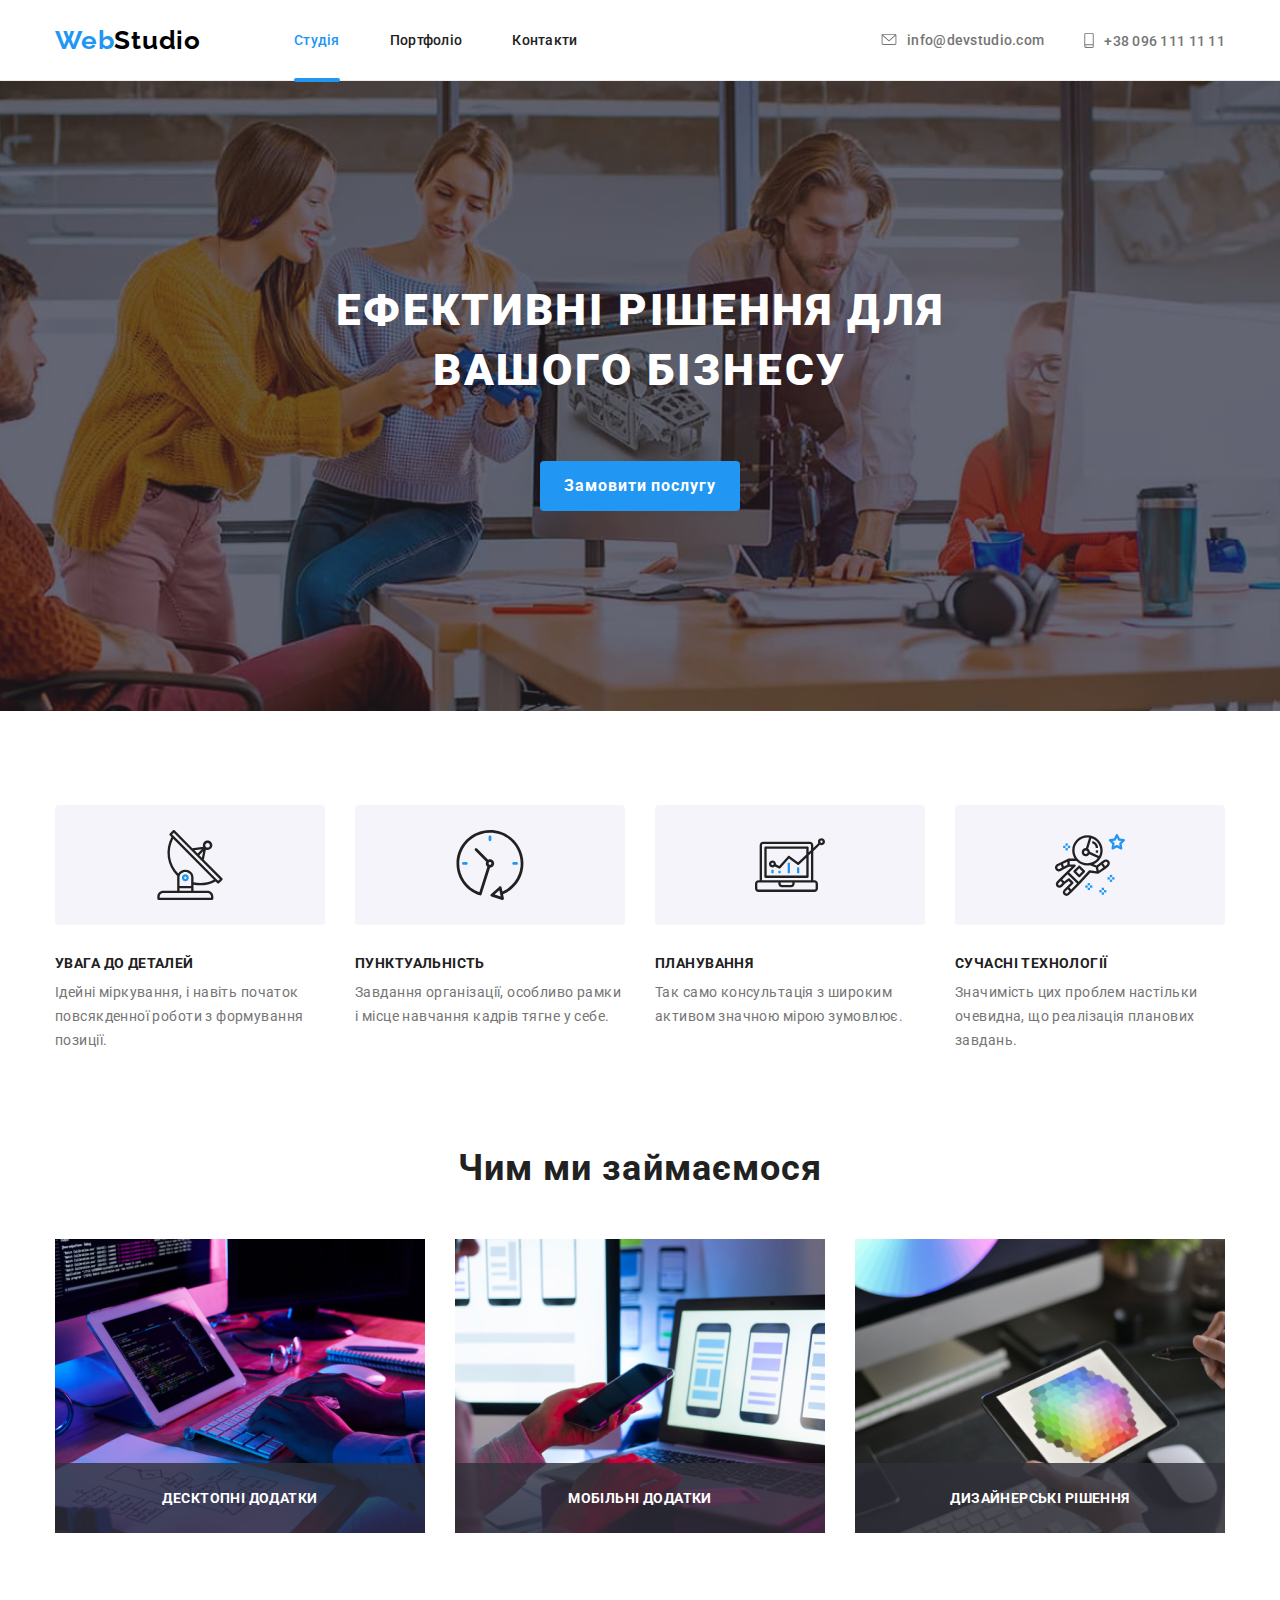
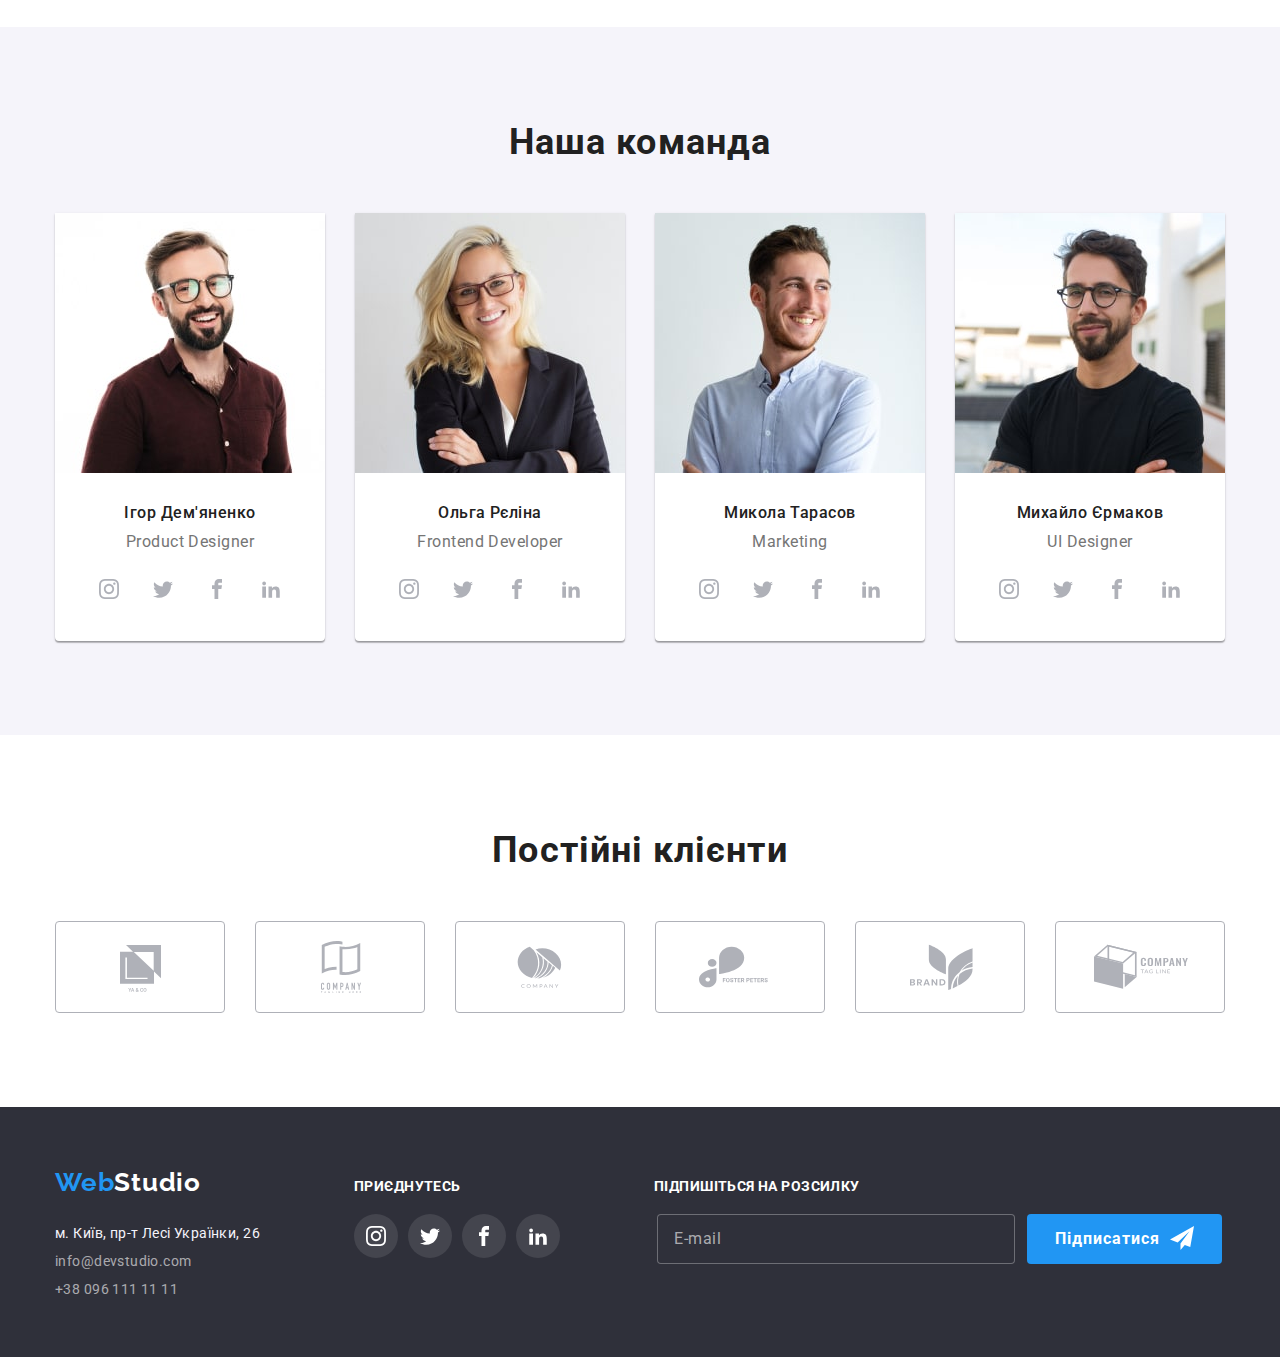
<file: index.html>
<!DOCTYPE html>
<html lang="uk">
  <head>
    <meta charset="utf-8" />
    <meta name="viewport" content="width=device-width, initial-scale=1.0" />
    <!--#region fonts -->
    <link rel="preconnect" href="https://fonts.googleapis.com" />
    <link rel="preconnect" href="https://fonts.gstatic.com" crossorigin />
    <link
      href="https://fonts.googleapis.com/css2?family=Raleway:wght@400;500;700;900&family=Roboto:wght@400;500;700;900&display=swap"
      rel="stylesheet"
    />
    <!--#endregion -->
    <!-- #region modern-normalize -->
    <link rel="stylesheet" href="css/modern-normalize.min.css" />
    <!-- #endregion -->
    <link rel="stylesheet" href="css/main.css" />
    <title>WebStudio</title>
  </head>

  <body>
    <header class="header">
      <div class="header__content container">
        <a href="index.html" class="header__logo logo"
          >Web<span class="logo__black">Studio</span>
        </a>
        <nav class="header__nav">
          <ul class="nav__list">
            <li class="nav__item"><a class="nav__link nav__link--active" href="index.html">Студія</a></li>
            <li class="nav__item"><a class="nav__link" href="portfolio.html">Портфоліо</a></li>
            <li class="nav__item"><a class="nav__link" href="">Контакти</a></li>
          </ul>
        </nav>

        <ul class="header__list contact">
          <li class="contact__item">
            <a class="contact__link contact__link--header--email" href="mailto:info@devstudio.com">
            <svg class="contact__icon" width="16" height="12">
            <use href="./images/icons.svg#icon-mail5"></use>
            </svg>info@devstudio.com</a></li>
          <li class="contact__item">
            <a class="contact__link contact__link--header" href="tel:+380961111111">
            <svg class="contact__icon contact__icon--phone" width="10" height="16">
            <use href="./images/icons.svg#icon-phone2"></use>
            </svg>+38 096 111 11 11</a></li>
        </ul>
        <button class="mobile_button" type="button" data-menu-button aria-expanded="false">
          <svg class="mobile_button-icon">
            <use class="mobile_button--close" href="./images/icons.svg#icon-burger-close"></use>
            <use class="mobile_button--open" href="./images/icons.svg#icon-burger-open"></use>
          </svg>
        </button>
      </div>
      <div class="mobile" data-menu>
        <nav class="mobile__nav">
          <ul class="mobile__nav-list">
            <li class="mobile__nav-item">
              <a href="./index.html" class="mobile__nav-link active">Студія</a>
            </li>
            <li class="mobile__nav-item">
              <a href="./portfolio.html" class="mobile__nav-link">Портфоліо</a>
            </li>
            <li class="mobile__nav-item">
              <a href="" class="mobile__nav-link">Контакти</a>
            </li>
          </ul>
        </nav>
        <ul class="mobile__contacts-list">
          <li class="mobile__contacts-item">
            <a
              class="mobile__contacts-link link mobile__contacts-link--blue"
              href="tel:+380961111111"
              >+38 096 111 11 11</a
            >
          </li>
          <li class="mobile__contacts-item">
            <a class="mobile__contacts-link" href="mailto:info@devstudio.com"
              >info@devstudio.com</a
            >
          </li>
        </ul>
        <ul class="mobile__social-list">
          <li class="mobile__social-item">
            <a class="mobile__social-link" href="">Instagram</a>
          </li>
          <li class="mobile__social-item">
            <a class="mobile__social-link" href="">Twitter</a>
          </li>
          <li class="mobile__social-item">
            <a class="mobile__social-link" href="">Facebook</a>
          </li>
          <li class="mobile__social-item">
            <a class="mobile__social-link" href="">LinkedIn</a>
          </li>
        </ul>
      </div>
    </header>

    <main>
      <section class="hero">
        <div class="hero__content container">
          <h1 class="hero__title">Ефективні рішення для вашого бізнесу</h1>
          <button class="hero__button" type="button" data-modal-open>Замовити послугу</button>
        </div>
      </section>

      <section class="features section section--features">
        <div class="features__content container">
          <ul class="features__list">
            <li class="features__item">
              <div class="features__image-background">
                <svg class="features__icon">
                <use href="./images/icons.svg#icon-antenna">
                </svg>
              </div>
              <h3 class="features__title">УВАГА ДО ДЕТАЛЕЙ</h3>
              <p class="features__description">
                Ідейні міркування, і навіть початок повсякденної роботи з
                формування позиції.
              </p>
            </li>
            <li class="features__item">
              <div class="features__image-background">
                <svg class="features__icon">
                <use href="./images/icons.svg#icon-clock3">
                </svg>
              </div>
              <h3 class="features__title">ПУНКТУАЛЬНІСТЬ</h3>
              <p class="features__description">
                Завдання організації, особливо рамки і місце навчання кадрів
                тягне у себе.
              </p>
            </li>
            <li class="features__item">
              <div class="features__image-background">
                <svg class="features__icon">
                <use href="./images/icons.svg#icon-diagram">
                </svg>
              </div>
              <h3 class="features__title">ПЛАНУВАННЯ</h3>
              <p class="features__description">
                Так само консультація з широким активом значною мірою зумовлює.
              </p>
            </li>
            <li class="features__item">
              <div class="features__image-background">
                <svg class="features__icon">
                <use href="./images/icons.svg#icon-astronaut">
                </svg>
              </div>
              <h3 class="features__title">СУЧАСНІ ТЕХНОЛОГІЇ</h3>
              <p class="features__description">
                Значимість цих проблем настільки очевидна, що реалізація
                планових завдань.
              </p>
            </li>
          </ul>
        </div>
      </section>

      <section class="development section">
        <div class="development__content container">
          <h2 class="development__title">Чим ми займаємося</h2>
          <ul class="development__list">
            <li class="development__item">
              <img class="development__image"
                src="images/stuff.jpg"
                alt="Людина нажимає на клавіатуру, пише код"
                width="370"
                height="294"
              />
              <p class="development__description">десктопні додатки</p>
            </li>
            <li class="development__item"> 
              <img class="development__image"
                src="images/stuff2.jpg"
                alt="Людина тримає телефон"
                width="370"
                height="294"
              />
              <p class="development__description">мобільні додатки</p>
            </li>
            <li class="development__item">
              <img class="development__image"
                src="images/stuff3.jpg"
                alt="Людина тримає планшет з палітрою кольорів"
                width="370"
                height="294"
              />
              <p class="development__description">дизайнерські рішення</p>
            </li>
          </ul>
        </div>
      </section>

      <section class="team section">
        <div class="team__content container">
          <h2 class="team__title">Наша команда</h2>
          <ul class="team__list">
            <li class="team__item">
              <picture>
                <source srcset="
              ./images/team/igor-270.jpg 1x,
              ./images/team/igor-270@2.jpg 2x
              " media="(min-width: 1200px)" sizes="270px" width="270" height="260" type="image/jpg" />
              <source srcset="
                ./images/team/igor-354.jpg 1x,
                ./images/team/igor-354@2.jpg 2x
                " media="(min-width: 768px)" sizes="354px" width="354" height="374" type="image/jpg" />
              <source srcset="
                ./images/team/igor-450.jpg 1x,
                ./images/team/igor-450@2.jpg 2x
                " media="(max-width: 767px)" sizes="450px" width="450" height="460" type="image/jpg" />
              <img srcset="./images/team/igor-270.jpg 1x, ./images/team/igor-270@2.jpg 2x" 
              src="images/team/igor-270.jpg"
                alt="Хлопець в окулярах з бородою, посміхається"
                width="270"
                height="260"
              />
              </picture>
              <div class="team__info">
                <h3 class="team__member">Ігор Дем'яненко</h3>
                <p class="team__job">Product Designer</p>
                <ul class="social__list social">
                  <li class="social__circle">
                    <a class="social__link social" href="https://instagram.com" target="_blank">
                    <svg class="social__icon">
                    <use href="./images/icons.svg#icon-instagram">
                    </svg>
                    </a>
                  </li>
                  <li class="social__circle">
                    <a class="social__link social" href="https://twitter.com" target="_blank">
                      <svg class="social__icon">
                    <use href="./images/icons.svg#icon-twitter">
                    </svg>
                    </a>
                  </li>
                  <li class="social__circle">
                    <a class="social__link social" href="https://facebook.com" target="_blank">
                      <svg class="social__icon">
                    <use href="./images/icons.svg#icon-facebook">
                    </svg>
                    </a>
                  </li>
                  <li class="social__circle">
                    <a class="social__link social" href="https://linkedin.com" target="_blank">
                    <svg class="social__icon">
                    <use href="./images/icons.svg#icon-linkedin2">
                    </svg>
                    </a>
                  </li>
                </ul>
              </div>
            </li>
            <li class="team__item">
              <picture>
                <source srcset="
              ./images/team/olga-270.jpg 1x,
              ./images/team/olga-270@2.jpg 2x
              " media="(min-width: 1200px)" sizes="270px" width="270" height="260" type="image/jpg" />
              <source srcset="
                ./images/team/olga-354.jpg 1x,
                ./images/team/olga-354@2.jpg 2x
                " media="(min-width: 768px)" sizes="354px" width="354" height="374" type="image/jpg" />
              <source srcset="
                ./images/team/olga-450.jpg 1x,
                ./images/team/olga-450@2.jpg 2x
                " media="(max-width: 767px)" sizes="450px" width="450" height="460" type="image/jpg" />
              <img srcset="./images/team/olga-270.jpg 1x, ./images/team/olga-270@2.jpg 2x" 
              src="images/team/olga-270.jpg"
                alt="Дівчина в окулярах, посміхається"
                width="270"
                height="260"
              />
              </picture>
              <div class="team__info">
                <h3 class="team__member">Ольга Рєліна</h3>
                <p class="team__job">Frontend Developer</p>
                <ul class="social__list social">
                  <li class="social__circle">
                    <a class="social__link social" href="https://instagram.com" target="_blank">
                    <svg class="social__icon">
                    <use href="./images/icons.svg#icon-instagram">
                    </svg>
                    </a>
                  </li>
                  <li class="social__circle">
                    <a class="social__link social" href="https://twitter.com" target="_blank">
                      <svg class="social__icon">
                    <use href="./images/icons.svg#icon-twitter">
                    </svg>
                    </a>
                  </li>
                  <li class="social__circle">
                    <a class="social__link social" href="https://facebook.com" target="_blank">
                      <svg class="social__icon">
                    <use href="./images/icons.svg#icon-facebook">
                    </svg>
                    </a>
                  </li>
                  <li class="social__circle">
                    <a class="social__link social" href="https://linkedin.com" target="_blank">
                    <svg class="social__icon">
                    <use href="./images/icons.svg#icon-linkedin2">
                    </svg>
                    </a>
                  </li>
                </ul>
              </div>
            </li>
            <li class="team__item">
              <picture>
                <source srcset="
              ./images/team/mikola-270.jpg 1x,
              ./images/team/mikola-270@2.jpg 2x
              " media="(min-width: 1200px)" sizes="270px" width="270" height="260" type="image/jpg" />
              <source srcset="
                ./images/team/mikola-354.jpg 1x,
                ./images/team/mikola-354@2.jpg 2x
                " media="(min-width: 768px)" sizes="354px" width="354" height="374" type="image/jpg" />
              <source srcset="
                ./images/team/mikola-450.jpg 1x,
                ./images/team/mikola-450@2.jpg 2x
                " media="(max-width: 767px)" sizes="450px" width="450" height="460" type="image/jpg" />
              <img srcset="./images/team/mikola-270.jpg 1x, ./images/team/mikola-270@2.jpg 2x" 
              src="images/team/mikola-270.jpg"
              alt="Чоловік дивиться в сторону і посміхається"
                width="270"
                height="260"
              />
              </picture>
              <div class="team__info">
                <h3 class="team__member">Микола Тарасов</h3>
                <p class="team__job">Marketing</p>
                <ul class="social__list social">
                  <li class="social__circle">
                    <a class="social__link social" href="https://instagram.com" target="_blank">
                    <svg class="social__icon">
                    <use href="./images/icons.svg#icon-instagram">
                    </svg>
                    </a>
                  </li>
                  <li class="social__circle">
                    <a class="social__link social" href="https://twitter.com" target="_blank">
                      <svg class="social__icon">
                    <use href="./images/icons.svg#icon-twitter">
                    </svg>
                    </a>
                  </li>
                  <li class="social__circle">
                    <a class="social__link social" href="https://facebook.com" target="_blank">
                      <svg class="social__icon">
                    <use href="./images/icons.svg#icon-facebook">
                    </svg>
                    </a>
                  </li>
                  <li class="social__circle">
                    <a class="social__link social" href="https://linkedin.com" target="_blank">
                    <svg class="social__icon">
                    <use href="./images/icons.svg#icon-linkedin2">
                    </svg>
                    </a>
                  </li>
                </ul>
              </div>
            </li>
            <li class="team__item">
              <picture>
                <source srcset="
              ./images/team/mikhailo-270.jpg 1x,
              ./images/team/mikhailo-270@2.jpg 2x
              " media="(min-width: 1200px)" sizes="270px" width="270" height="260" type="image/jpg" />
              <source srcset="
                ./images/team/mikhailo-354.jpg 1x,
                ./images/team/mikhailo-354@2.jpg 2x
                " media="(min-width: 768px)" sizes="354px" width="354" height="374" type="image/jpg" />
              <source srcset="
                ./images/team/mikhailo-450.jpg 1x,
                ./images/team/mikhailo-450@2.jpg 2x
                " media="(max-width: 767px)" sizes="450px" width="450" height="460" type="image/jpg" />
              <img srcset="./images/team/mikhailo-270.jpg 1x, ./images/team/mikhailo-270@2.jpg 2x" 
              src="images/team/mikhailo-270.jpg"
              alt="Хлопець в окулярах, з бородою в чорній футболці"
                width="270"
                height="260"
              />
              </picture>
              <div class="team__info">
                <h3 class="team__member">Михайло Єрмаков</h3>
                <p class="team__job">UI Designer</p>
                <ul class="social__list social">
                  <li class="social__circle">
                    <a class="social__link social" href="https://instagram.com" target="_blank">
                    <svg class="social__icon">
                    <use href="./images/icons.svg#icon-instagram">
                    </svg>
                    </a>
                  </li>
                  <li class="social__circle">
                    <a class="social__link social" href="https://twitter.com" target="_blank">
                      <svg class="social__icon">
                    <use href="./images/icons.svg#icon-twitter">
                    </svg>
                    </a>
                  </li>
                  <li class="social__circle">
                    <a class="social__link social" href="https://facebook.com" target="_blank">
                      <svg class="social__icon">
                    <use href="./images/icons.svg#icon-facebook">
                    </svg>
                    </a>
                  </li>
                  <li class="social__circle">
                    <a class="social__link social" href="https://linkedin.com" target="_blank">
                    <svg class="social__icon">
                    <use href="./images/icons.svg#icon-linkedin2">
                    </svg>
                    </a>
                  </li>
                </ul>
              </div>
            </li>
          </ul>
        </div>
      </section>

      <section class="clients section">
        <div class="clients__content container">
          <h2 class="clients__title">Постійні клієнти</h2>
          <ul class="clients__list">
            <li class="clients__item">
              <a href="#" class="clients__link">
                <svg class="clients__icon">
              <use href="./images/icons.svg#icon-client1">
            </svg>
          </a>
            </li>
            <li class="clients__item">
              <a href="#" class="clients__link">
                <svg class="clients__icon">
              <use href="./images/icons.svg#icon-client2">
            </svg>
          </a>
            </li>
            <li class="clients__item">
              <a href="#" class="clients__link">
                <svg class="clients__icon">
                <use href="./images/icons.svg#icon-client3">
              </svg>
            </a>
            </li>
            <li class="clients__item">
              <a href="#" class="clients__link">
                <svg class="clients__icon">
              <use href="./images/icons.svg#icon-client4">
            </svg>
            </a>
            </li>
            <li class="clients__item">
            <a href="#" class="clients__link">
              <svg class="clients__icon">
                <use href="./images/icons.svg#icon-client5">
              </svg>
            </a>
            </li>
            <li class="clients__item">
              <a href="#" class="clients__link">
                <svg class="clients__icon">
              <use href="./images/icons.svg#icon-client6">
            </svg>
            </a> 
          </li>
          </ul>
        </div>
      </section>

    </main>

    <footer class="footer">
      <div class="footer__content container">
        <div class="footer__info">
        <a href="index.html" class="footer__logo logo"
          >Web<span class="logo__white">Studio</span></a
        >
        <address class="footer__address contact">
          <p class="contact__address">м. Київ, пр-т Лесі Українки, 26</p>
          <a class="contact__link contact__link--footer" href="mailto:info@devstudio.com">info@devstudio.com</a>
          <a class="contact__link contact__link--footer contact__link--footer--tel" href="tel:+380961111111">+38 096 111 11 11</a>
        </address>
      </div>
      <div class="footer__social social">
        <h2 class="footer__title">Приєднутесь</h2>
        <ul class="social__list social">
          <li class="social__circle">
            <a class="social__link--footer social" href="https://instagram.com" target="_blank">
            <svg class="social__icon">
            <use href="./images/icons.svg#icon-instagram">
            </svg>
            </a>
          </li>
          <li class="social__circle">
            <a class="social__link--footer social" href="https://twitter.com" target="_blank">
              <svg class="social__icon">
            <use href="./images/icons.svg#icon-twitter">
            </svg>
            </a>
          </li>
          <li class="social__circle">
            <a class="social__link--footer social" href="https://facebook.com" target="_blank">
              <svg class="social__icon">
            <use href="./images/icons.svg#icon-facebook">
            </svg>
            </a>
          </li>
          <li class="social__circle">
            <a class="social__link--footer social" href="https://linkedin.com" target="_blank">
            <svg class="social__icon">
            <use href="./images/icons.svg#icon-linkedin2">
            </svg>
            </a>
          </li>
        </ul>
        </div>
        <div class="footer__email email">
        <h2 class="footer__title">Підпишіться на розсилку</h2>
        <form class="email__form">
          <input class="email__input" required type="email" placeholder="E-mail">
          <button class="email__submit subscribe" type="submit">
              Підписатися
              <svg class="subscribe__icon" width="24" height="25">
              <use href="./images/icons.svg#icon-mail6"></use>
              </svg>
          </button>
        </form>
        </div>
    </footer>

    <div class="backdrop is-hidden" data-modal>
      <div class="backdrop__modal modal">
        <button class="modal__close-button" type="button" data-modal-close>
          <svg class="modal__close-icon" width="30px" height="30px">
            <use href="./images/icons.svg#icon-close"></use></svg>
        </button>
      <h2 class="modal__title">Залиште свої дані, ми вам передзвонимо</h2>
        <form class="modal__form modal-form">
          <label class="modal-form__label" name="modal_name">
            Ім'я
            <input class="modal-form__input" required type="text">
            <svg class="modal-form__icon" width = "18" height="18">
              <use href="./images/icons.svg#icon-user2"></use>
            </svg>
          </label>
          <label class="modal-form__label" name="modal_tel">
            Телефон
            <input class="modal-form__input" required type="tel">
            <svg class="modal-form__icon" width = "18" height="18">
              <use href="./images/icons.svg#icon-phone3"></use>
            </svg>
          </label>
          <label class="modal-form__label" name="modal_email">
            Пошта
            <input class="modal-form__input" required type="email">
            <svg class="modal-form__icon" width = "18" height="18">
              <use href="./images/icons.svg#icon-mail7"></use>
            </svg>
          </label>
          <label class="modal-form__label" name="modal_comment">
            Коментар
            <textarea class="modal-form__input modal-form__input--comment" required placeholder="Введіть текст"></textarea>
          </label>
          <div class="modal-form__license license">
            <label class="license__label">
              <input class="license__checkbox" type="checkbox" required>
              <svg class="license__checkbox-icon">
              <use href="./images/icons.svg#icon-check"></use>
            </svg>
            Погоджуюся з розсилкою та приймаю
            <a class="license__link" href="#">Умови договору</a></label>
          </div>
          <button class="modal-form__submit" type="submit">Відправити</button>
        </form>
      </div>
    </div>
  
    <script src="./js/modal.js"></script>
    <script src="./js/mobile-nav.js"></script>

  </body>
</html>
</file>
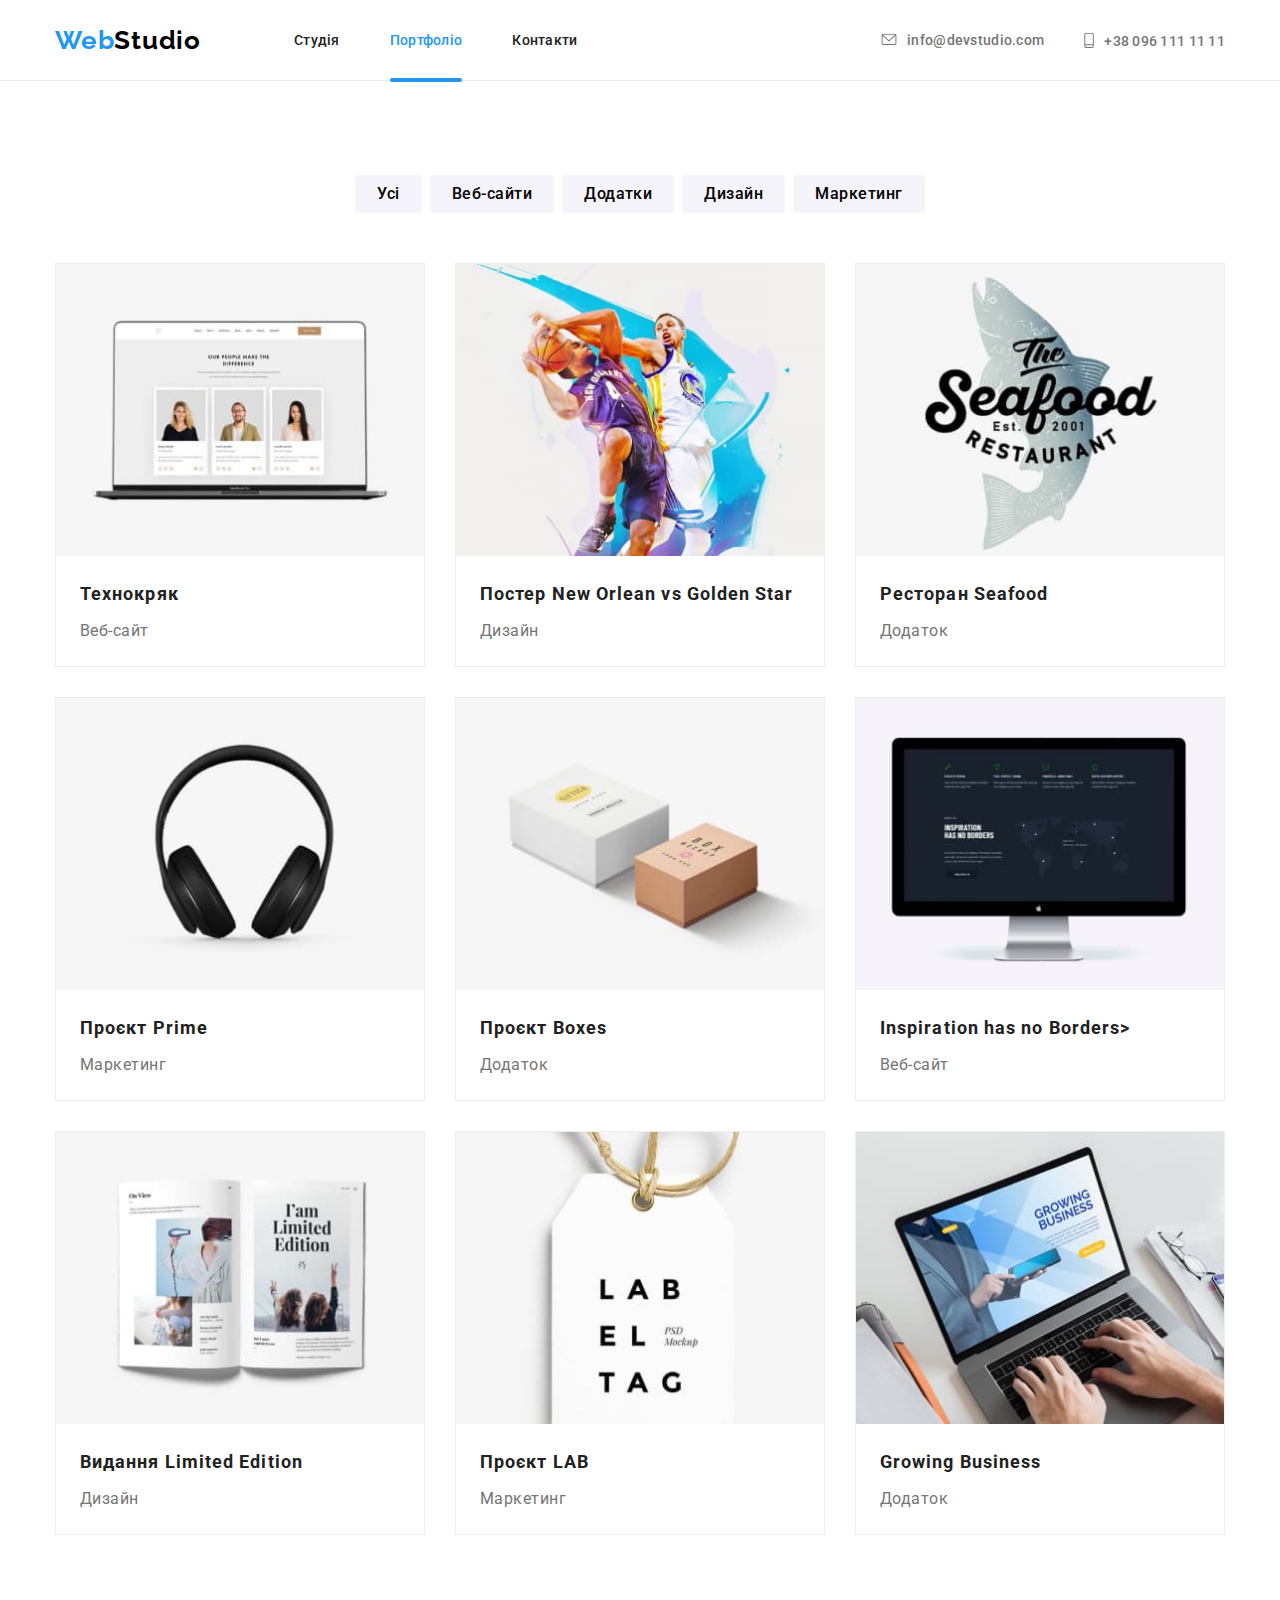
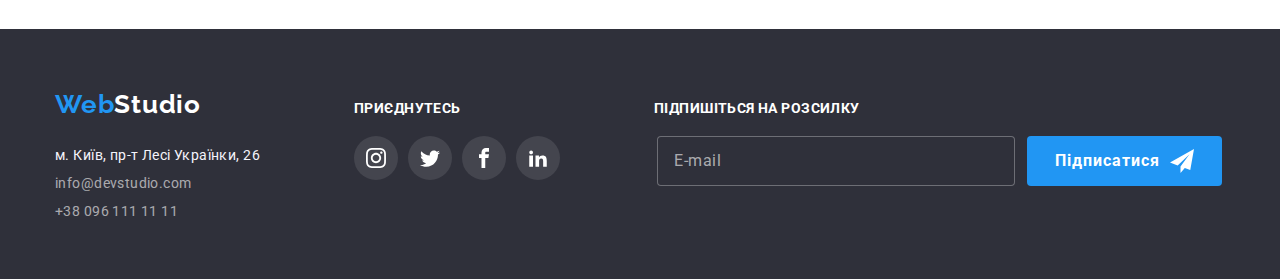
<file: portfolio.html>
<!DOCTYPE html>
<html lang="uk">
  <head>
    <meta charset="utf-8" />
    <meta name="viewport" content="width=device-width, initial-scale=1.0" />
    <!--#region fonts -->
    <link rel="preconnect" href="https://fonts.googleapis.com" />
    <link rel="preconnect" href="https://fonts.gstatic.com" crossorigin />
    <link
      href="https://fonts.googleapis.com/css2?family=Raleway:wght@400;500;700;900&family=Roboto:wght@400;500;700;900&display=swap"
      rel="stylesheet"
    />
    <!--#endregion -->
    <!-- #region modern-normalize -->
    <link rel="stylesheet" href="css/modern-normalize.min.css" />
    <!-- #endregion -->
    <link rel="stylesheet" href="css/main.css" />
    <title>Студія</title>
  </head>

  <body>
    <header class="header">
      <div class="header__content container">
        <a href="index.html" class="header__logo logo"
          >Web<span class="logo__black">Studio</span>
        </a>
        <nav class="header__nav">
          <ul class="nav__list">
            <li class="nav__item"><a class="nav__link" href="index.html">Студія</a></li>
            <li class="nav__item"><a class="nav__link nav__link--active" href="portfolio.html">Портфоліо</a></li>
            <li class="nav__item"><a class="nav__link" href="">Контакти</a></li>
          </ul>
        </nav>

        <ul class="header__list contact">
          <li class="contact__item">
            <a class="contact__link contact__link--header--email" href="mailto:info@devstudio.com">
            <svg class="contact__icon" width="16" height="12">
            <use href="./images/icons.svg#icon-mail5"></use>
            </svg>info@devstudio.com</a></li>
          <li class="contact__item">
            <a class="contact__link contact__link--header" href="tel:+380961111111">
            <svg class="contact__icon contact__icon--phone" width="10" height="16">
            <use href="./images/icons.svg#icon-phone2"></use>
            </svg>+38 096 111 11 11</a></li>
        </ul>
        <button class="mobile_button" type="button" data-menu-button aria-expanded="false">
          <svg class="mobile_button-icon">
            <use class="mobile_button--close" href="./images/icons.svg#icon-burger-close"></use>
            <use class="mobile_button--open" href="./images/icons.svg#icon-burger-open"></use>
          </svg>
        </button>
      </div>
      <div class="mobile" data-menu>
        <nav class="mobile__nav">
          <ul class="mobile__nav-list">
            <li class="mobile__nav-item">
              <a href="./index.html" class="mobile__nav-link">Студія</a>
            </li>
            <li class="mobile__nav-item">
              <a href="./portfolio.html" class="mobile__nav-link active">Портфоліо</a>
            </li>
            <li class="mobile__nav-item">
              <a href="" class="mobile__nav-link">Контакти</a>
            </li>
          </ul>
        </nav>
        <ul class="mobile__contacts-list">
          <li class="mobile__contacts-item">
            <a
              class="mobile__contacts-link link mobile__contacts-link--blue"
              href="tel:+380961111111"
              >+38 096 111 11 11</a
            >
          </li>
          <li class="mobile__contacts-item">
            <a class="mobile__contacts-link" href="mailto:info@devstudio.com"
              >info@devstudio.com</a
            >
          </li>
        </ul>
        <ul class="mobile__social-list">
          <li class="mobile__social-item">
            <a class="mobile__social-link" href="">Instagram</a>
          </li>
          <li class="mobile__social-item">
            <a class="mobile__social-link" href="">Twitter</a>
          </li>
          <li class="mobile__social-item">
            <a class="mobile__social-link" href="">Facebook</a>
          </li>
          <li class="mobile__social-item">
            <a class="mobile__social-link" href="">LinkedIn</a>
          </li>
        </ul>
      </div>
      </div>
    </header>

    <main>
      <section class="projects section">
        <div class="projects__content container">
          <h1 hidden>Filters</h1>
          <ul class="projects__filters filter">
            <li><button class="filter__button" type="button">Усі</button></li>
            <li><button class="filter__button" type="button">Веб-сайти</button></li>
            <li><button class="filter__button" type="button">Додатки</button></li>
            <li><button class="filter__button" type="button">Дизайн</button></li>
            <li><button class="filter__button" type="button">Маркетинг</button></li>
          </ul>

          <ul class="projects__list">
            <li class="projects__item">
              <a href="@" class="projects__link">
                <div class="project__wrapper wrapper">
                  <picture>
                    <source
                      srcset="./images/portfolio/portfolio1-370.jpg 1x, ./images/portfolio/portfolio1-370@2.jpg 2x"
                      media="(min-width: 1200px)" sizes="370px" width="370" height="294" type="image/jpg">
                    <source
                      srcset="./images/portfolio/portfolio1-354.jpg 1x, ./images/portfolio/portfolio1-354@2.jpg 2x"
                      media="(min-width: 768px)" sizes="354px" width="354" height="294" type="image/jpg">
                    <img
                      srcset="./images/portfolio/portfolio1-450.jpg 1x, ./images/portfolio/portfolio1-450@2.jpg 2x"
                      src="./images/portfolio/portfolio1-450.jpg"
                      alt="Ноутбук" width="450" height="294" />
                  </picture>
                <div class="wrapper__overlay">
                  <p class="wrapper__text">
                    Ресурс пропонує комплексні пропозиції
                    з різним рівнем функціоналу та сервісів.
                    Все це дозволить відвідувачу отримати вичерпні
                    відомості про компанію чи приватну особу
                  </p>
                </div>
              </div>
              <div class="projects__text">
                <h3 class="projects__title" >Технокряк</h3>
                <p class="projects__description" >Веб-сайт</p>
              </div>
            </a>
            </li>
            <li class="projects__item">
              <a href="@" class="projects__link">
                <div class="project__wrapper wrapper">
                  <picture>
                    <source
                      srcset="./images/portfolio/portfolio2-370.jpg 1x, ./images/portfolio/portfolio2-370@2.jpg 2x"
                      media="(min-width: 1200px)" sizes="370px" width="370" height="294" type="image/jpg">
                    <source
                      srcset="./images/portfolio/portfolio2-354.jpg 1x, ./images/portfolio/portfolio2-354@2.jpg 2x"
                      media="(min-width: 768px)" sizes="354px" width="354" height="294" type="image/jpg">
                    <img
                      srcset="./images/portfolio/portfolio2-450.jpg 1x, ./images/portfolio/portfolio2-450@2.jpg 2x"
                      src="./images/portfolio/portfolio2-450.jpg"
                      alt="Баскетбол" width="450" height="294" />
                  </picture>
                <div class="wrapper__overlay">
                  <p class="wrapper__text">
                    Ресурс пропонує комплексні пропозиції
                    з різним рівнем функціоналу та сервісів.
                    Все це дозволить відвідувачу отримати вичерпні
                    відомості про компанію чи приватну особу
                  </p>
                </div>
              </div>
              <div class="projects__text">
                <h3 class="projects__title" >Постер New Orlean vs Golden Star
                </h3>
                <p class="projects__description" >Дизайн</p>
              </div>
            </a>
            </li>
            <li class="projects__item">
              <a href="@" class="projects__link">
                <div class="project__wrapper wrapper">
                  <picture>
                    <source
                      srcset="./images/portfolio/portfolio3-370.jpg 1x, ./images/portfolio/portfolio3-370@2.jpg 2x"
                      media="(min-width: 1200px)" sizes="370px" width="370" height="294" type="image/jpg">
                    <source
                      srcset="./images/portfolio/portfolio3-354.jpg 1x, ./images/portfolio/portfolio3-354@2.jpg 2x"
                      media="(min-width: 768px)" sizes="354px" width="354" height="294" type="image/jpg">
                    <img
                      srcset="./images/portfolio/portfolio3-450.jpg 1x, ./images/portfolio/portfolio3-450@2.jpg 2x"
                      src="./images/portfolio/portfolio3-450.jpg"
                      alt="Лого ресторану" width="450" height="294" />
                  </picture>
                <div class="wrapper__overlay">
                  <p class="wrapper__text">
                    Ресурс пропонує комплексні пропозиції
                    з різним рівнем функціоналу та сервісів.
                    Все це дозволить відвідувачу отримати вичерпні
                    відомості про компанію чи приватну особу
                  </p>
                </div>
              </div>
              <div class="projects__text">
                <h3 class="projects__title">Ресторан Seafood</h3>
                <p class="projects__description" >Додаток</p>
              </div>
            </a>
            </li>
            <li class="projects__item">
              <a href="@" class="projects__link">
                <div class="project__wrapper wrapper">
                  <picture>
                    <source
                      srcset="./images/portfolio/portfolio4-370.jpg 1x, ./images/portfolio/portfolio4-370@2.jpg 2x"
                      media="(min-width: 1200px)" sizes="370px" width="370" height="294" type="image/jpg">
                    <source
                      srcset="./images/portfolio/portfolio4-354.jpg 1x, ./images/portfolio/portfolio4-354@2.jpg 2x"
                      media="(min-width: 768px)" sizes="354px" width="354" height="294" type="image/jpg">
                    <img
                      srcset="./images/portfolio/portfolio4-450.jpg 1x, ./images/portfolio/portfolio4-450@2.jpg 2x"
                      src="./images/portfolio/portfolio1-450.jpg"
                      alt="Навушники" width="450" height="294" />
                  </picture>
                <div class="wrapper__overlay">
                  <p class="wrapper__text">
                    Ресурс пропонує комплексні пропозиції
                    з різним рівнем функціоналу та сервісів.
                    Все це дозволить відвідувачу отримати вичерпні
                    відомості про компанію чи приватну особу
                  </p>
                </div>
              </div>
              <div class="projects__text">
                <h3 class="projects__title">Проєкт Prime</h3>
                <p class="projects__description" >Маркетинг</p>
              </div>
            </a>
            </li>
            <li class="projects__item">
              <a href="@" class="projects__link">
                <div class="project__wrapper wrapper">
                  <picture>
                    <source
                      srcset="./images/portfolio/portfolio5-370.jpg 1x, ./images/portfolio/portfolio5-370@2.jpg 2x"
                      media="(min-width: 1200px)" sizes="370px" width="370" height="294" type="image/jpg">
                    <source
                      srcset="./images/portfolio/portfolio5-354.jpg 1x, ./images/portfolio/portfolio5-354@2.jpg 2x"
                      media="(min-width: 768px)" sizes="354px" width="354" height="294" type="image/jpg">
                    <img
                      srcset="./images/portfolio/portfolio5-450.jpg 1x, ./images/portfolio/portfolio5-450@2.jpg 2x"
                      src="./images/portfolio/portfolio1-450.jpg"
                      alt="Коробки" width="450" height="294" />
                  </picture>
                <div class="wrapper__overlay">
                  <p class="wrapper__text">
                    Ресурс пропонує комплексні пропозиції
                    з різним рівнем функціоналу та сервісів.
                    Все це дозволить відвідувачу отримати вичерпні
                    відомості про компанію чи приватну особу
                  </p>
                </div>
              </div>
              <div class="projects__text">
                <h3 class="projects__title" >Проєкт Boxes</h3>
                <p class="projects__description" >Додаток</p>
              </div>
            </a>
            </li>
            <li class="projects__item">
              <a href="@" class="projects__link">
                <div class="project__wrapper wrapper">
                  <picture>
                    <source
                      srcset="./images/portfolio/portfolio6-370.jpg 1x, ./images/portfolio/portfolio6-370@2.jpg 2x"
                      media="(min-width: 1200px)" sizes="370px" width="370" height="294" type="image/jpg">
                    <source
                      srcset="./images/portfolio/portfolio6-354.jpg 1x, ./images/portfolio/portfolio6-354@2.jpg 2x"
                      media="(min-width: 768px)" sizes="354px" width="354" height="294" type="image/jpg">
                    <img
                      srcset="./images/portfolio/portfolio6-450.jpg 1x, ./images/portfolio/portfolio6-450@2.jpg 2x"
                      src="./images/portfolio/portfolio6-450.jpg"
                      alt="Ноутбук" width="450" height="294" />
                  </picture>
                <div class="wrapper__overlay">
                  <p class="wrapper__text">
                    Ресурс пропонує комплексні пропозиції
                    з різним рівнем функціоналу та сервісів.
                    Все це дозволить відвідувачу отримати вичерпні
                    відомості про компанію чи приватну особу
                  </p>
                </div>
                </div>
              <div class="projects__text">
                <h3 class="projects__title">Inspiration has no Borders></h3>
                <p class="projects__description">Веб-сайт</p>
              </div>
            </a>
            </li>
            <li class="projects__item">
              <a href="@" class="projects__link">
                <div class="project__wrapper wrapper">
                  <picture>
                    <source
                      srcset="./images/portfolio/portfolio7-370.jpg 1x, ./images/portfolio/portfolio7-370@2.jpg 2x"
                      media="(min-width: 1200px)" sizes="370px" width="370" height="294" type="image/jpg">
                    <source
                      srcset="./images/portfolio/portfolio7-354.jpg 1x, ./images/portfolio/portfolio7-354@2.jpg 2x"
                      media="(min-width: 768px)" sizes="354px" width="354" height="294" type="image/jpg">
                    <img
                      srcset="./images/portfolio/portfolio7-450.jpg 1x, ./images/portfolio/portfolio7-450@2.jpg 2x"
                      src="./images/portfolio/portfolio7-450.jpg"
                      alt="Ноутбук" width="450" height="294" />
                  </picture>
                <div class="wrapper__overlay">
                  <p class="wrapper__text">
                    Ресурс пропонує комплексні пропозиції
                    з різним рівнем функціоналу та сервісів.
                    Все це дозволить відвідувачу отримати вичерпні
                    відомості про компанію чи приватну особу
                  </p>
                </div>
              </div>
              <div class="projects__text">
                <h3 class="projects__title">Видання Limited Edition</h3>
                <p class="projects__description">Дизайн</p>
              </div>
            </a>
            </li>
            <li class="projects__item">
              <a href="@" class="projects__link">
                <div class="project__wrapper wrapper">
                  <picture>
                    <source
                      srcset="./images/portfolio/portfolio8-370.jpg 1x, ./images/portfolio/portfolio8-370@2.jpg 2x"
                      media="(min-width: 1200px)" sizes="370px" width="370" height="294" type="image/jpg">
                    <source
                      srcset="./images/portfolio/portfolio8-354.jpg 1x, ./images/portfolio/portfolio8-354@2.jpg 2x"
                      media="(min-width: 768px)" sizes="354px" width="354" height="294" type="image/jpg">
                    <img
                      srcset="./images/portfolio/portfolio8-450.jpg 1x, ./images/portfolio/portfolio8-450@2.jpg 2x"
                      src="./images/portfolio/portfolio8-450.jpg"
                      alt="Ноутбук" width="450" height="294" />
                  </picture>
                <div class="wrapper__overlay">
                  <p class="wrapper__text">
                    Ресурс пропонує комплексні пропозиції
                    з різним рівнем функціоналу та сервісів.
                    Все це дозволить відвідувачу отримати вичерпні
                    відомості про компанію чи приватну особу
                  </p>
                </div>
              </div>
              <div class="projects__text">
                <h3 class="projects__title">Проєкт LAB</h3>
                <p class="projects__description">Маркетинг</p>
              </div>
            </a>
          </li>
            <li class="projects__item">
              <a href="@" class="projects__link">
                <div class="project__wrapper wrapper">
                  <picture>
                    <source
                      srcset="./images/portfolio/portfolio9-370.jpg 1x, ./images/portfolio/portfolio9-370@2.jpg 2x"
                      media="(min-width: 1200px)" sizes="370px" width="370" height="294" type="image/jpg">
                    <source
                      srcset="./images/portfolio/portfolio9-354.jpg 1x, ./images/portfolio/portfolio9-354@2.jpg 2x"
                      media="(min-width: 768px)" sizes="354px" width="354" height="294" type="image/jpg">
                    <img
                      srcset="./images/portfolio/portfolio9-450.jpg 1x, ./images/portfolio/portfolio9-450@2.jpg 2x"
                      src="./images/portfolio/portfolio9-450.jpg"
                      alt="Ноутбук" width="450" height="294" />
                  </picture>
                <div class="wrapper__overlay">
                  <p class="wrapper__text">
                    Ресурс пропонує комплексні пропозиції
                    з різним рівнем функціоналу та сервісів.
                    Все це дозволить відвідувачу отримати вичерпні
                    відомості про компанію чи приватну особу
                  </p>
                </div>
              </div>
              <div class="projects__text">
                <h3 class="projects__title">Growing Business</h3>
                <p class="projects__description">Додаток</p>
              </div>
            </a>
            </li>
          </ul>
        </div>
      </section>
    </main>

    <footer class="footer">
      <div class="footer__content container">
        <div class="footer__info">
        <a href="index.html" class="footer__logo logo"
          >Web<span class="logo__white">Studio</span></a
        >
        <address class="footer__address contact">
          <p class="contact__address">м. Київ, пр-т Лесі Українки, 26</p>
          <a class="contact__link contact__link--footer" href="mailto:info@devstudio.com">info@devstudio.com</a>
          <a class="contact__link contact__link--footer contact__link--footer--tel" href="tel:+380961111111">+38 096 111 11 11</a>
        </address>
      </div>
      <div class="footer__social social">
        <h2 class="footer__title">Приєднутесь</h2>
        <ul class="social__list social">
          <li class="social__circle">
            <a class="social__link--footer social" href="https://instagram.com" target="_blank">
            <svg class="social__icon">
            <use href="./images/icons.svg#icon-instagram">
            </svg>
            </a>
          </li>
          <li class="social__circle">
            <a class="social__link--footer social" href="https://twitter.com" target="_blank">
              <svg class="social__icon">
            <use href="./images/icons.svg#icon-twitter">
            </svg>
            </a>
          </li>
          <li class="social__circle">
            <a class="social__link--footer social" href="https://facebook.com" target="_blank">
              <svg class="social__icon">
            <use href="./images/icons.svg#icon-facebook">
            </svg>
            </a>
          </li>
          <li class="social__circle">
            <a class="social__link--footer social" href="https://linkedin.com" target="_blank">
            <svg class="social__icon">
            <use href="./images/icons.svg#icon-linkedin2">
            </svg>
            </a>
          </li>
        </ul>
        </div>
        <div class="footer__email email">
        <h2 class="footer__title">Підпишіться на розсилку</h2>
        <form class="email__form">
          <input class="email__input" required type="email" placeholder="E-mail">
          <button class="email__submit subscribe" type="submit">
              Підписатися
              <svg class="subscribe__icon" width="24" height="25">
              <use href="./images/icons.svg#icon-mail6"></use>
              </svg>
          </button>
        </form>
        </div>
    </footer>

    <script src="./js/mobile-nav.js"></script>
    <script src="./js/filters.js"></script>
  
  </body>
</html>
</file>
<file: css/main.css>
@import url("https://fonts.googleapis.com/css2?family=Raleway:wght@700&family=Roboto:wght@400;500;700;900&display=swap");
body {
  font-family: Roboto, sans-serif;
  font-style: normal;
  font-weight: 400;
  line-height: normal;
  font-size: 14px;
  color: #212121;
  overflow-x: hidden;
}
body.no-scroll {
  overflow: hidden;
}
@media screen and (min-width: 480px) {
  body {
    overflow-x: hidden;
  }
}

h1, h2, input, h3,
p, ul, a, svg {
  padding: 0px;
  margin: 0px;
  list-style-type: none;
  text-decoration: none;
}

img {
  display: block;
  max-width: 100%;
  height: auto;
}

.container {
  margin: 0 auto;
  padding: 0 15px;
}
@media screen and (min-width: 480px) {
  .container {
    max-width: 480px;
  }
}
@media screen and (min-width: 768px) {
  .container {
    max-width: 768px;
  }
}
@media screen and (min-width: 1200px) {
  .container {
    max-width: 1200px;
  }
}

.logo {
  color: #2196f3;
  font-size: 26px;
  font-family: Raleway, sans-serif;
  letter-spacing: 0.78px;
  font-weight: 700;
  padding-top: 15px;
  padding-bottom: 15px;
}
@media screen and (min-width: 768px) {
  .logo {
    margin-right: 88px;
  }
}
@media screen and (min-width: 1200px) {
  .logo {
    margin-right: 93px;
    font-size: 26px;
  }
}

.footer__logo {
  margin: 0;
}

.logo__black {
  color: #000000;
}

.logo__white {
  color: #ffffff;
}

.header {
  border-bottom: 1px solid #ececec;
}
.header .container {
  margin: 0 auto;
  padding: 0 15px;
}
@media screen and (min-width: 480px) {
  .header .container {
    max-width: 100%;
  }
}
@media screen and (min-width: 768px) {
  .header .container {
    max-width: 768px;
  }
}
@media screen and (min-width: 1200px) {
  .header .container {
    max-width: 1200px;
  }
}
.header__content {
  display: flex;
  align-items: center;
  justify-content: space-between;
}
.header .active {
  color: #2196f3;
}
.header__contacts {
  display: flex;
}
@media screen and (max-width: 479px) {
  .header__list, .header__nav {
    display: none;
  }
}
.header .nav__list {
  display: flex;
  gap: 50px;
  padding: 32px 0;
}
@media screen and (min-width: 480px) {
  .header .nav__list {
    display: none;
  }
}
@media screen and (min-width: 768px) {
  .header .nav__list {
    list-style-type: none;
    display: flex;
    gap: 50px;
  }
}
@media screen and (min-width: 1200px) {
  .header .nav__list {
    list-style-type: none;
    display: flex;
    gap: 50px;
  }
}
.header .nav__item {
  position: relative;
}
.header .nav__link {
  transition: color 250ms cubic-bezier(0.4, 0, 0.2, 1);
  color: inherit;
  font-weight: 500;
  letter-spacing: 0.28px;
  padding-top: 32px;
  padding-bottom: 32px;
}
.header .nav__link:hover, .header .nav__link:focus {
  color: #2196f3;
}
.header .nav__link--active {
  color: #2196f3;
}
.header .nav__link--active::after {
  content: "";
  position: absolute;
  height: 4px;
  left: 0;
  top: 46px;
  width: 100%;
  border-radius: 2px;
  background: #2196f3;
}
@media screen and (min-width: 480px) {
  .header .contact {
    display: none;
  }
}
@media screen and (min-width: 768px) {
  .header .contact {
    margin-left: auto;
    display: block;
    gap: 10px;
    color: #757575;
  }
}
@media screen and (min-width: 1200px) {
  .header .contact {
    margin-left: auto;
    display: flex;
    gap: 40px;
  }
}
.header .contact__link {
  transition: color 250ms cubic-bezier(0.4, 0, 0.2, 1);
  color: #757575;
  display: inline-block;
  text-decoration: none;
}
.header .contact__link--header {
  font-weight: 500;
  letter-spacing: 0.28px;
  fill: #757575;
}
.header .contact__link:hover, .header .contact__link:focus {
  color: #2196f3;
  fill: #2196f3;
}
.header .contact__link--header--email {
  font-weight: 500;
  letter-spacing: 0.28px;
  fill: #757575;
}
@media screen and (min-width: 768px) {
  .header .contact__link--header--email {
    margin-bottom: 10px;
  }
}
@media screen and (min-width: 1200px) {
  .header .contact__link--header--email {
    margin-bottom: 0px;
    font-size: 14px;
  }
}
.header .contact__icon {
  transition: fill 250ms cubic-bezier(0.4, 0, 0.2, 1);
  margin-right: 10px;
}
.header .contact__icon--phone {
  margin-bottom: -2px;
}

.mobile_button {
  position: relative;
  padding: 0;
  border: none;
  background-color: transparent;
  z-index: 5;
  cursor: pointer;
}
@media screen and (max-width: 479px) {
  .mobile_button {
    margin-right: 0px;
    margin-left: 0px;
  }
}
@media screen and (min-width: 480px) {
  .mobile_button {
    margin-right: 0px;
    margin-left: 0px;
  }
}
@media screen and (min-width: 768px) {
  .mobile_button {
    display: none;
  }
}
@media screen and (min-width: 1200px) {
  .mobile_button {
    display: none;
  }
}

.mobile_button-icon {
  width: 40px;
  height: 40px;
  transition-property: all;
  transition-duration: 250ms;
  transition-timing-function: cubic-bezier(0.4, 0, 0.2, 1);
}

.mobile_button:hover .mobile_button-icon, .mobile_button:focus .mobile_button-icon {
  fill: #2196f3;
}

.mobile_button--close {
  opacity: 0;
}

.mobile_button.is-open .mobile_button--close {
  opacity: 1;
}

.mobile_button.is-open .mobile_button--open {
  opacity: 0;
}

.mobile {
  display: flex;
  flex-direction: column;
  position: fixed;
  background-color: #fff;
  width: 100%;
  height: 100%;
  top: 0;
  left: 0;
  padding: 48px 40px;
  z-index: 4;
  transform: translateX(100%);
  transition-duration: 250ms;
  transition-timing-function: cubic-bezier(0.4, 0, 0.2, 1);
}
@media screen and (min-width: 768px) {
  .mobile {
    display: none;
  }
}
@media screen and (min-width: 1200px) {
  .mobile {
    display: none;
  }
}

.mobile.is-open {
  transform: translateX(0);
}

.mobile__nav-item:not(:last-child) {
  margin-bottom: 32px;
}

.mobile__contacts-list {
  margin-bottom: 64px;
  margin-top: auto;
}

.mobile__contacts-item:not(:last-child) {
  margin-bottom: 32px;
}

.mobile__nav-link {
  font-weight: 500;
  font-size: 40px;
  letter-spacing: 0.8px;
  color: #212121;
  transition-property: color;
  transition-duration: 250ms;
  transition-timing-function: cubic-bezier(0.4, 0, 0.2, 1);
}
.mobile__nav-link:hover, .mobile__nav-link:focus {
  color: #2196f3;
}

.mobile__contacts-link {
  font-weight: 500;
  font-size: 24px;
  letter-spacing: 0.48px;
  color: #757575;
  transition-property: color;
  transition-duration: 250ms;
  transition-timing-function: cubic-bezier(0.4, 0, 0.2, 1);
}
.mobile__contacts-link:hover, .mobile__contacts-link:focus {
  color: #2196f3;
}

.mobile__contacts-link--blue {
  font-size: 34px;
  font-weight: 500;
  letter-spacing: 0.68px;
  color: #2196f3;
}

.mobile__social-list {
  display: flex;
  flex-wrap: wrap;
}

.mobile__social-item {
  display: flex;
}

.mobile__social-item:not(:last-child) {
  margin-right: 10px;
}

.mobile__social-item:not(:last-child)::after {
  content: "";
  width: 1px;
  height: 100%;
  margin-left: 10px;
  background-color: rgba(33, 33, 33, 0.2);
  display: block;
}

.mobile__social-link {
  font-weight: 500;
  font-size: 18px;
  line-height: 1.22;
  letter-spacing: 0.36px;
  color: #2196f3;
}

.hero {
  padding: 200px 0;
  background: linear-gradient(rgba(47, 48, 58, 0.4), rgba(47, 48, 58, 0.4)), url("../images/midheader-bg.jpg");
  background-size: cover;
  background-position: center;
}
@media screen and (min-device-pixel-ratio: 2), screen and (-moz-min-device-pixel-ratio: 2), screen and (-o-min-device-pixel-ratio: 2/1), screen and (-webkit-min-device-pixel-ratio: 2), screen and (min-resolution: 192dpi), screen and (min-resolution: 2dppx) {
  .hero {
    padding: 118px 0;
  }
}
@media screen and (min-width: 768px) {
  .hero {
    padding: 118px 0;
  }
}
@media screen and (min-width: 1200px) {
  .hero {
    padding: 200px 0;
  }
}
.hero__content {
  display: flex;
  flex-direction: column;
  gap: 30px;
}
.hero__title {
  color: #ffffff;
  text-align: center;
  font-size: 26px;
  font-weight: 900;
  line-height: 161.54%;
  letter-spacing: 1.56px;
  text-transform: uppercase;
  max-width: 360px;
  margin-bottom: 30px;
  margin-left: auto;
  margin-right: auto;
  color: #ffffff;
}
@media screen and (min-width: 1200px) {
  .hero__title {
    max-width: 696px;
    font-size: 44px;
    font-weight: 900;
    line-height: 136.36%;
    letter-spacing: 2.64px;
  }
}
.hero__button {
  border: 0px;
  border-radius: 4px;
  font-size: 16px;
  cursor: pointer;
  padding: 10px 24px;
  align-self: center;
  transition: background-color 250ms cubic-bezier(0.4, 0, 0.2, 1);
  background-color: #2196f3;
  color: #ffffff;
  font-weight: 700;
  line-height: 1.875;
  letter-spacing: 0.96px;
}
.hero__button:hover, .hero__buton:focus {
  background-color: #188ce8;
}

.features {
  padding-top: 60px;
  padding-bottom: 60px;
}
@media screen and (min-width: 1200px) {
  .features {
    padding-top: 94px;
    padding-bottom: 0px;
  }
}
.features__list {
  display: flex;
  gap: 30px;
  flex-wrap: wrap;
  justify-content: center;
}
.features__item {
  flex-shrink: 0;
}
@media screen and (max-width: 479px) {
  .features__item {
    max-width: 100%;
  }
}
@media screen and (min-width: 480px) {
  .features__item {
    max-width: 450px;
  }
}
@media screen and (min-width: 768px) {
  .features__item {
    max-width: 354px;
  }
}
@media screen and (min-width: 1200px) {
  .features__item {
    max-width: 270px;
  }
}
.features__image-background {
  display: flex;
  justify-content: center;
  width: 100%;
  height: 120px;
  padding: 25px 0px;
  margin-bottom: 30px;
  border-radius: 4px;
  background-color: #f5f4fa;
}
.features__icon {
  width: 70px;
  height: 70px;
}
.features__title {
  font-size: inherit;
  letter-spacing: 0.42px;
  text-transform: uppercase;
}
@media screen and (min-width: 768px) {
  .features__title {
    text-align: start;
  }
}
@media screen and (min-width: 1200px) {
  .features__title {
    text-align: start;
  }
}
.features__description {
  margin-top: 10px;
  color: #757575;
  line-height: 1.71;
  letter-spacing: 0.42px;
}

.development {
  padding: 94px 0;
  display: none;
}
@media screen and (min-width: 1200px) {
  .development {
    display: block;
  }
}
.development__title {
  margin-bottom: 50px;
  text-align: center;
  font-size: 36px;
  letter-spacing: 1.08px;
}
.development__list {
  display: flex;
  gap: 30px;
}
.development__item {
  position: relative;
}
.development__description {
  position: absolute;
  width: 100%;
  bottom: 0;
  padding: 27px 0;
  color: #ffffff;
  background-color: rgba(47, 48, 58, 0.8);
  text-align: center;
  font-weight: 700;
  letter-spacing: 0.42px;
  text-transform: uppercase;
}

.team {
  background-color: #f5f4fa;
  padding: 60px 0;
}
@media screen and (min-width: 1200px) {
  .team {
    padding: 94px 0;
  }
}
.team__title {
  margin-bottom: 50px;
  text-align: center;
  font-size: 36px;
  letter-spacing: 1.08px;
}
.team__list {
  display: flex;
  gap: 30px;
  flex-wrap: wrap;
  justify-content: center;
}
.team__item {
  box-shadow: 0px 2px 1px 0px rgba(0, 0, 0, 0.2), 0px 1px 1px 0px rgba(0, 0, 0, 0.14), 0px 1px 3px 0px rgba(0, 0, 0, 0.12);
  border-radius: 0px 0px 4px 4px;
  background: #fff;
}
.team__info {
  padding-top: 30px;
  padding-bottom: 30px;
}
.team__member, .team__job {
  text-align: center;
  font-size: 16px;
  letter-spacing: 0.48px;
}
.team__member {
  font-weight: 500;
  margin-bottom: 10px;
}
.team__job {
  color: #757575;
}

.social__list {
  display: flex;
  justify-content: center;
  gap: 10px;
  margin-top: 16px;
  align-items: center;
  flex-basis: content;
  margin-bottom: 0px;
}
@media screen and (min-width: 480px) {
  .social__list {
    flex-wrap: wrap;
  }
}
@media screen and (min-width: 768px) {
  .social__list {
    flex-wrap: wrap;
  }
}
@media screen and (min-width: 1200px) {
  .social__list {
    flex-wrap: nowrap;
  }
}
.social__circle {
  border-radius: 50%;
}
.social__link {
  transition: fill 250ms, background-color 250ms cubic-bezier(0.4, 0, 0.2, 1);
  display: inline-block;
  border-radius: 50%;
  padding: 12px 12px;
  fill: #afb1b8;
  width: 44px;
  height: 44px;
}
.social__link:hover, .social__link:focus {
  background-color: #2196f3;
  fill: #ffffff;
}
.social__icon {
  width: 20px;
  height: 20px;
}
.social__link--footer {
  transition: 300ms;
  display: inline-block;
  padding: 12px 12px;
  fill: #fff;
  border-radius: 50%;
  background-color: rgba(255, 255, 255, 0.1);
  width: 44px;
  height: 44px;
}
.social__link--footer:hover, .social__link--footer:focus {
  background-color: #2196F3;
}

.clients {
  padding: 60px 0;
}
@media screen and (min-width: 1200px) {
  .clients {
    padding: 94px 0;
  }
}
.clients__title {
  margin-bottom: 50px;
  text-align: center;
  font-size: 36px;
  letter-spacing: 1.08px;
}
.clients__list {
  display: flex;
  gap: 30px;
  flex-wrap: wrap;
  justify-content: center;
}
.clients__link {
  transition: border-color 250ms, fill 250ms cubic-bezier(0.4, 0, 0.2, 1);
  display: inline-block;
  fill: #afb1b8;
  padding: 16px 32px;
  width: 170px;
  height: 92px;
  border-radius: 4px;
  border: 1px solid #afb1b8;
}
.clients__link:hover, .clients__link:focus {
  border-color: #2196f3;
  fill: #2196f3;
}
.clients__icon {
  transition: color 250ms cubic-bezier(0.4, 0, 0.2, 1);
  width: 106px;
  height: 60px;
}

.backdrop {
  transition: opacity 250ms cubic-bezier(0.4, 0, 0.2, 1);
  position: fixed;
  top: 0;
  left: 0;
  width: 100%;
  height: 100%;
  opacity: 1;
  background-color: rgba(0, 0, 0, 0.2);
  z-index: 8;
}

.is-hidden {
  opacity: 0;
  pointer-events: none;
}

.modal {
  position: fixed;
  top: 50%;
  left: 50%;
  transform: translate(-50%, -50%);
  padding: 40px;
  background-color: #ffffff;
  border-radius: 4px;
  width: 528px;
  transition-duration: 250ms;
  transition-timing-function: cubic-bezier(0.4, 0, 0.2, 1);
}
@media screen and (min-width: 480px) {
  .modal {
    width: 450px;
  }
}
@media screen and (min-width: 1200px) {
  .modal {
    width: 528px;
  }
}
.modal__close-button {
  position: absolute;
  background-color: white;
  border-radius: 50%;
  fill: #212121;
  border: 1px solid rgba(0, 0, 0, 0.1);
  top: 8px;
  right: 8px;
  width: 30px;
  height: 30px;
  padding-top: 6px;
  padding-bottom: 5px;
  padding-left: 5px;
  cursor: pointer;
}
.modal__close-icon {
  transition: fill 250ms cubic-bezier(0.4, 0, 0.2, 1);
  fill: #212121;
  width: 18px;
  height: 18px;
}
.modal__close-button:hover .modal__close-icon, .modal__close-button:focus .modal__close-icon {
  fill: #2196f3;
}
.modal__title {
  text-align: center;
  font-size: 20px;
  letter-spacing: 0.6px;
}
.modal .modal-form {
  margin-top: 12px;
  display: flex;
  flex-direction: column;
  gap: 10px;
}
.modal .modal-form__label {
  position: relative;
  color: #757575;
  font-size: 12px;
  letter-spacing: 0.12px;
}
.modal .modal-form__input {
  transition: outline 250ms cubic-bezier(0.4, 0, 0.2, 1);
  outline: 1px solid rgba(33, 33, 33, 0.2);
  border-radius: 4px;
  font-size: 16px;
  border: 1px solid rgba(33, 33, 33, 0.2);
  padding: 11px 0 12px 42px;
  width: 100%;
  margin-top: 4px;
  color: #212121;
  background-color: #ffffff;
}
.modal .modal-form__input--comment {
  height: 120px;
  padding: 12px 16px;
  resize: none;
}
.modal .modal-form__input--comment::placeholder {
  color: rgba(117, 117, 117, 0.5);
  font-size: 12px;
  letter-spacing: 0.12px;
}
.modal .modal-form__icon {
  transition: fill 250ms cubic-bezier(0.4, 0, 0.2, 1);
  fill: #212121;
  position: absolute;
  top: 29px;
  left: 10px;
}
.modal .modal-form__input:focus, .modal .modal-form__input:hover {
  outline: 1px solid #2196f3;
}
.modal .modal-form__input:hover + .modal-form__icon, .modal .modal-form__input:focus + .modal-form__icon {
  fill: #2196f3;
}
.modal .modal-form__submit {
  border: 0px;
  border-radius: 4px;
  font-size: 16px;
  cursor: pointer;
  display: inline-block;
  align-self: center;
  transition: background-color 250ms cubic-bezier(0.4, 0, 0.2, 1);
  background-color: #2196f3;
  color: #ffffff;
  font-weight: 700;
  width: 200px;
  letter-spacing: 0.96px;
  line-height: 1.875;
  padding: 10px 52px;
}
.modal .modal-form__submit:hover, .modal .modal-form__submit:focus {
  background-color: #188ce8;
}

.license {
  display: flex;
  justify-content: center;
  position: relative;
  margin-top: 10px;
  margin-bottom: 20px;
}
.license__label {
  color: #757575;
  line-height: 1.71;
  letter-spacing: 0.42px;
  cursor: pointer;
  font-size: 12px;
}
.license__checkbox {
  position: absolute;
  left: 10px;
  bottom: 6px;
  opacity: 0;
  pointer-events: none;
}
.license__checkbox-icon {
  transition: fill 250ms, background-color 250ms cubic-bezier(0.4, 0, 0.2, 1);
  width: 16px;
  height: 15px;
  border: 2px solid #212121;
  border-radius: 2px;
  margin-right: 7px;
  margin-bottom: 3px;
  fill: none;
  vertical-align: middle;
}
.license__checkbox:checked + .license__checkbox-icon {
  fill: #ffffff;
  border: none;
  background-color: #2196f3;
}
.license__link {
  color: #2196f3;
  text-decoration: underline;
}

.projects {
  padding: 60px 0;
}
@media screen and (min-width: 1200px) {
  .projects {
    padding: 94px 0;
  }
}
.projects__list {
  display: flex;
  justify-content: center;
  flex-wrap: wrap;
  gap: 30px;
}
@media screen and (min-width: 768px) {
  .projects__list {
    flex-wrap: nowrap;
    display: grid;
    grid-template-columns: repeat(2, 1fr);
    gap: 30px;
  }
}
@media screen and (min-width: 1200px) {
  .projects__list {
    grid-template-columns: repeat(3, 1fr);
  }
}
.projects__item {
  transition: box-shadow 250ms cubic-bezier(0.4, 0, 0.2, 1);
  border: 1px solid #eee;
}
@media screen and (min-width: 480px) {
  .projects__item {
    max-width: 450px;
    max-height: 404px;
    margin: 0px;
  }
}
@media screen and (min-width: 768px) {
  .projects__item {
    flex-basis: calc((100% - 30px) / 2);
    max-width: 354px;
    max-height: 440px;
    margin: 0px;
  }
}
@media screen and (min-width: 1200px) {
  .projects__item {
    flex-basis: calc((100% - 60px) / 3);
    max-width: 370px;
    max-height: 404px;
    margin: 0px;
  }
}
.projects__item:hover, .projects__item:focus-within {
  box-shadow: 1px 4px 6px 0px rgba(0, 0, 0, 0.16), 0px 4px 4px 0px rgba(0, 0, 0, 0.06), 0px 1px 1px 0px rgba(0, 0, 0, 0.12);
}
.projects__item:hover .wrapper__overlay, .projects__item:focus-within .wrapper__overlay {
  transform: translateY(0);
}
.projects__link {
  display: inline-block;
  text-decoration: none;
}
.projects .wrapper {
  position: relative;
  overflow: hidden;
}
.projects .wrapper__overlay {
  transition: transform 250ms cubic-bezier(0.4, 0, 0.2, 1);
  position: absolute;
  top: 0;
  left: 0;
  transform: translateY(100%);
  height: 100%;
  width: 100%;
  background-color: rgba(33, 150, 243, 0.9);
}
.projects .wrapper__text {
  position: absolute;
  top: 50%;
  padding: 0 24px;
  transform: translate(0, -50%);
  color: #ffffff;
  text-decoration: none;
  font-size: 18px;
  letter-spacing: 0.54px;
  line-height: 1.55;
}
.projects__text {
  position: relative;
  padding: 20px 24px;
}
.projects__title {
  margin-bottom: 4px;
  color: #212121;
  font-size: 18px;
  line-height: 2;
  letter-spacing: 1.08px;
}
.projects__description {
  color: #757575;
  font-size: 16px;
  line-height: 1.875;
  letter-spacing: 0.48px;
}

.filter {
  list-style-type: none;
  display: flex;
  flex-direction: row;
  justify-content: start;
  flex-wrap: wrap;
  gap: 12px;
  margin-bottom: 40px;
}
@media screen and (min-width: 768px) {
  .filter {
    flex-direction: row;
    justify-content: center;
    gap: 8px;
    margin-bottom: 30px;
  }
}
@media screen and (min-width: 1200px) {
  .filter {
    margin-bottom: 50px;
  }
}
.filter__button {
  border: 0px;
  border-radius: 4px;
  font-size: 16px;
  cursor: pointer;
  transition: color 250ms, box-shadow 250ms, background-color 250ms cubic-bezier(0.4, 0, 0.2, 1);
  padding: 6px 22px;
  background-color: #f5f4fa;
  font-weight: 500;
  line-height: 1.625;
  letter-spacing: 0.48px;
}
.filter__button:hover, .filter__button:focus {
  color: #f5f4fa;
  background-color: #2196f3;
  box-shadow: 0px 2px 2px 0px rgba(0, 0, 0, 0.12), 0px 1px 2px 0px rgba(0, 0, 0, 0.08), 0px 3px 1px 0px rgba(0, 0, 0, 0.1);
}

.footer {
  padding: 60px 0;
  background-color: #2f303a;
}
.footer__content {
  text-align: center;
}
@media screen and (min-width: 768px) {
  .footer__content {
    display: flex;
    justify-content: space-between;
    flex-wrap: wrap;
    gap: 0px;
  }
}
@media screen and (min-width: 1200px) {
  .footer__content {
    flex-wrap: nowrap;
    text-align: start;
    align-items: baseline;
    justify-content: space-between;
    gap: 94px;
  }
}
.footer__title {
  color: #ffffff;
  font-size: 14px;
  margin-bottom: 20px;
  font-weight: 700;
  letter-spacing: 0.42px;
  text-transform: uppercase;
}
.footer__info {
  flex-basis: calc((100% - 60px) / 2);
  margin-bottom: 60px;
  text-align: center;
}
@media screen and (min-width: 768px) {
  .footer__info {
    flex-basis: 50%;
    margin-left: 0px;
    margin-right: 0px;
  }
}
@media screen and (min-width: 1200px) {
  .footer__info {
    flex-basis: content;
    margin-bottom: 0px;
    text-align: start;
  }
}
.footer .contact {
  margin-top: 28px;
  font-style: inherit;
  color: #f5f4fa;
  letter-spacing: 0.42px;
  margin-bottom: 60px;
}
@media screen and (min-width: 768px) {
  .footer .contact {
    flex-basis: 50%;
    margin-bottom: 0px;
    margin-left: 0px;
    margin-right: 0px;
  }
}
@media screen and (min-width: 1200px) {
  .footer .contact {
    flex-wrap: nowrap;
    text-align: start;
    align-items: baseline;
    justify-content: space-between;
    gap: 94px;
  }
}
.footer .contact__address {
  margin-bottom: 12px;
}
.footer .contact__link--footer {
  transition: color 250ms cubic-bezier(0.4, 0, 0.2, 1);
  margin-bottom: 12px;
  display: block;
  color: rgba(255, 255, 255, 0.6);
}
.footer .contact__link--footer:hover, .footer .contact__link--footer:focus {
  color: #2196f3;
}
.footer .contact__link--footer--tel {
  margin-bottom: 0px;
}
.footer__social {
  margin-bottom: 60px;
}
@media screen and (min-width: 768px) {
  .footer__social {
    flex-basis: 50%;
    margin-bottom: 0px;
    margin-left: 0px;
    margin-right: 0px;
  }
}
@media screen and (min-width: 1200px) {
  .footer__social {
    flex-basis: content;
    margin-bottom: 0px;
  }
}
.footer .email {
  flex-grow: 1;
}
.footer .email__form {
  display: flex;
  align-items: center;
  flex-wrap: wrap;
  justify-content: center;
  gap: 12px;
}
@media screen and (min-width: 768px) {
  .footer .email__form {
    flex-direction: column;
  }
}
@media screen and (min-width: 1200px) {
  .footer .email__form {
    flex-direction: row;
    display: flex;
    flex-wrap: nowrap;
  }
}
.footer .email__input {
  border-radius: 4px;
  border: 1px solid rgba(255, 255, 255, 0.3);
  padding: 16px 16px;
  min-width: 100%;
  margin: 0 0 20px 0;
  color: #afb1b8;
  background-color: #2f303a;
}
@media screen and (min-width: 480px) {
  .footer .email__input {
    margin: 0 auto 20px auto;
    min-width: none;
    max-width: 450px;
  }
}
@media screen and (min-width: 768px) {
  .footer .email__input {
    min-width: 450px;
  }
}
@media screen and (min-width: 1200px) {
  .footer .email__input {
    min-width: 358px;
    margin: 0;
  }
}
.footer .email__input::placeholder {
  color: rgba(255, 255, 255, 0.6);
  font-size: 16px;
  line-height: 1.25;
  letter-spacing: 0.48px;
}
.footer .email__submit {
  border: 0px;
  border-radius: 4px;
  font-size: 16px;
  cursor: pointer;
  transition: background-color 250ms cubic-bezier(0.4, 0, 0.2, 1);
  background-color: #2196f3;
  color: #ffffff;
  font-weight: 700;
  letter-spacing: 0.96px;
  line-height: 1.875;
  padding: 10px 28px;
  align-items: center;
  display: flex;
  gap: 10px;
}
.footer .email__submit:hover, .footer .email__submit:focus {
  background-color: #188ce8;
}
.footer .subcribe__content {
  display: flex;
  align-items: center;
  gap: 10px;
}/*# sourceMappingURL=main.css.map */
</file>
